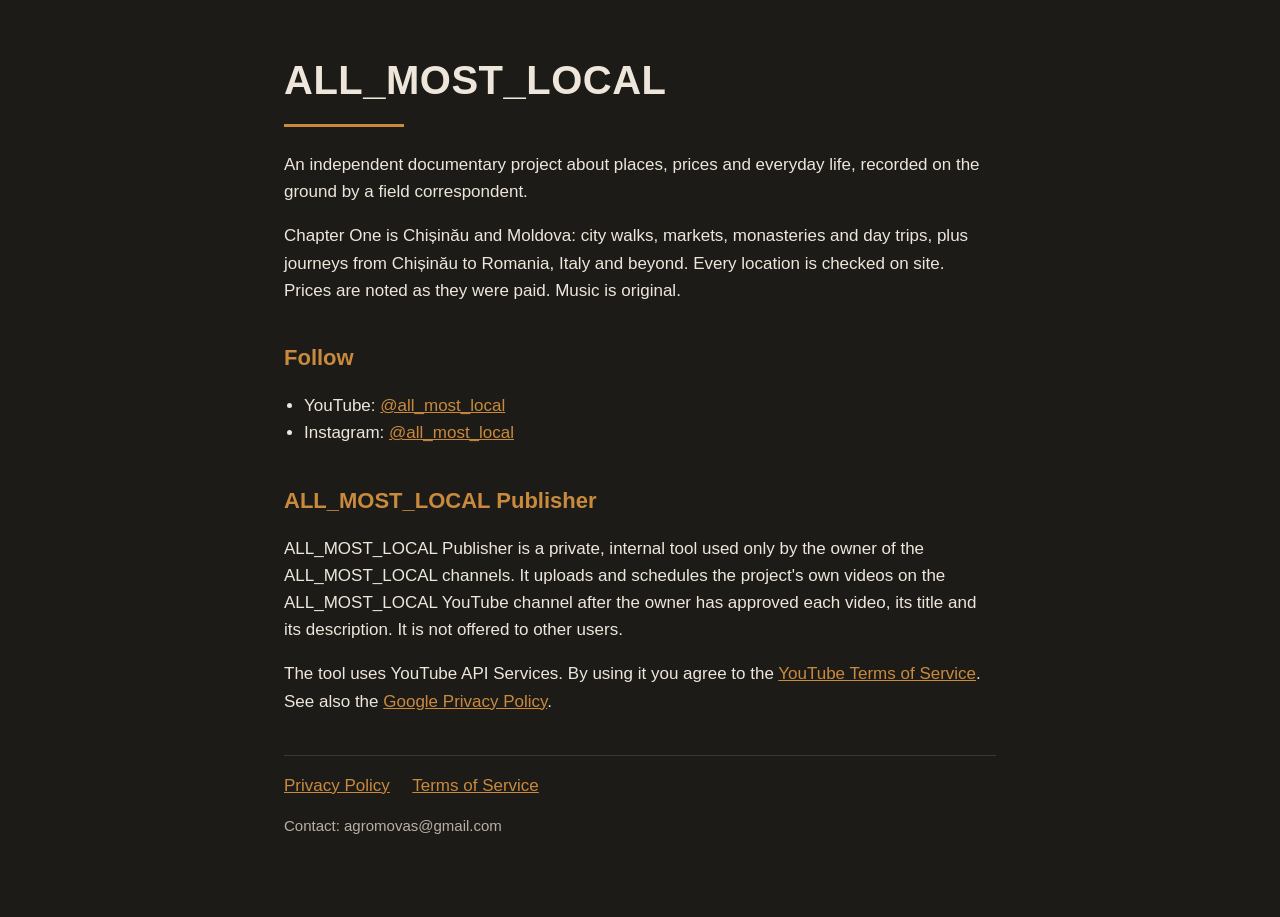
<file: index.html>
<!DOCTYPE html>
<html lang="en">
<head>
<meta charset="utf-8">
<meta name="viewport" content="width=device-width, initial-scale=1">
<title>ALL_MOST_LOCAL</title>
<meta name="description" content="ALL_MOST_LOCAL: an independent documentary project about places, prices and everyday life, recorded on the ground. Chapter One: Chișinău and Moldova.">
<link rel="stylesheet" href="style.css">
</head>
<body>
<main>
<h1>ALL_MOST_LOCAL</h1>
<div class="rule"></div>
<p>An independent documentary project about places, prices and everyday life, recorded on the ground by a field correspondent.</p>
<p>Chapter One is Chișinău and Moldova: city walks, markets, monasteries and day trips, plus journeys from Chișinău to Romania, Italy and beyond. Every location is checked on site. Prices are noted as they were paid. Music is original.</p>

<h2>Follow</h2>
<ul>
<li>YouTube: <a href="https://www.youtube.com/@all_most_local">@all_most_local</a></li>
<li>Instagram: <a href="https://www.instagram.com/all_most_local/">@all_most_local</a></li>
</ul>

<h2>ALL_MOST_LOCAL Publisher</h2>
<p>ALL_MOST_LOCAL Publisher is a private, internal tool used only by the owner of the ALL_MOST_LOCAL channels. It uploads and schedules the project's own videos on the ALL_MOST_LOCAL YouTube channel after the owner has approved each video, its title and its description. It is not offered to other users.</p>
<p>The tool uses YouTube API Services. By using it you agree to the <a href="https://www.youtube.com/t/terms">YouTube Terms of Service</a>. See also the <a href="https://policies.google.com/privacy">Google Privacy Policy</a>.</p>

<nav>
<a href="privacy.html">Privacy Policy</a>
<a href="terms.html">Terms of Service</a>
</nav>
<p class="muted">Contact: agromovas@gmail.com</p>
</main>
</body>
</html>
</file>
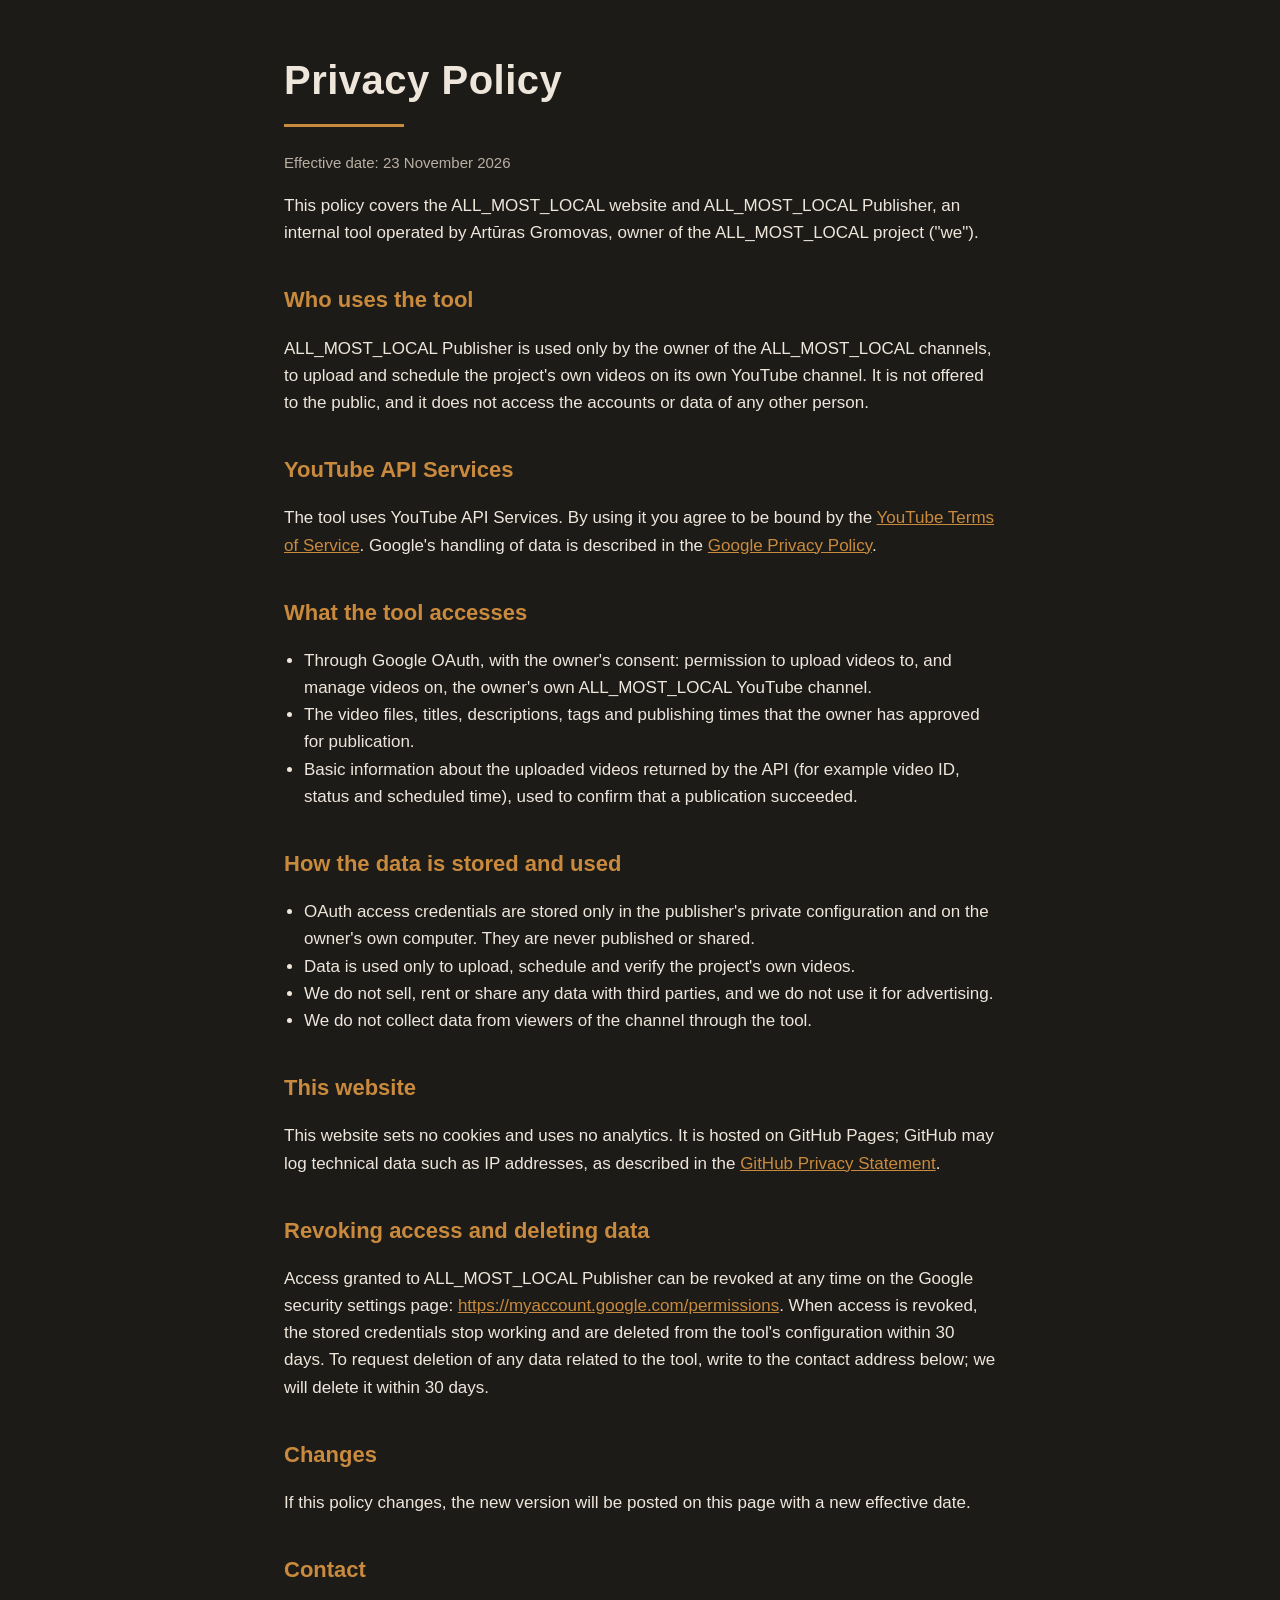
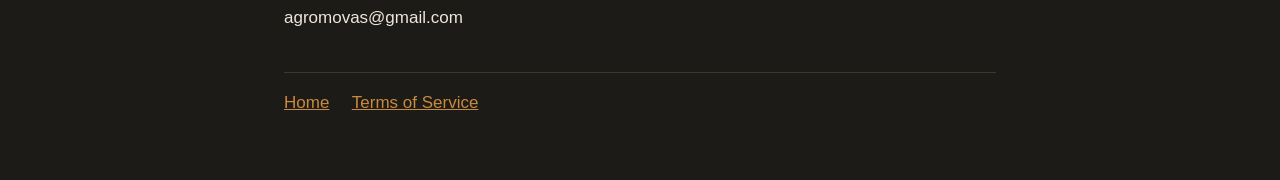
<file: privacy.html>
<!DOCTYPE html>
<html lang="en">
<head>
<meta charset="utf-8">
<meta name="viewport" content="width=device-width, initial-scale=1">
<title>Privacy Policy · ALL_MOST_LOCAL</title>
<link rel="stylesheet" href="style.css">
</head>
<body>
<main>
<h1>Privacy Policy</h1>
<div class="rule"></div>
<p class="muted">Effective date: 23 November 2026</p>

<p>This policy covers the ALL_MOST_LOCAL website and ALL_MOST_LOCAL Publisher, an internal tool operated by Artūras Gromovas, owner of the ALL_MOST_LOCAL project ("we").</p>

<h2>Who uses the tool</h2>
<p>ALL_MOST_LOCAL Publisher is used only by the owner of the ALL_MOST_LOCAL channels, to upload and schedule the project's own videos on its own YouTube channel. It is not offered to the public, and it does not access the accounts or data of any other person.</p>

<h2>YouTube API Services</h2>
<p>The tool uses YouTube API Services. By using it you agree to be bound by the <a href="https://www.youtube.com/t/terms">YouTube Terms of Service</a>. Google's handling of data is described in the <a href="https://policies.google.com/privacy">Google Privacy Policy</a>.</p>

<h2>What the tool accesses</h2>
<ul>
<li>Through Google OAuth, with the owner's consent: permission to upload videos to, and manage videos on, the owner's own ALL_MOST_LOCAL YouTube channel.</li>
<li>The video files, titles, descriptions, tags and publishing times that the owner has approved for publication.</li>
<li>Basic information about the uploaded videos returned by the API (for example video ID, status and scheduled time), used to confirm that a publication succeeded.</li>
</ul>

<h2>How the data is stored and used</h2>
<ul>
<li>OAuth access credentials are stored only in the publisher's private configuration and on the owner's own computer. They are never published or shared.</li>
<li>Data is used only to upload, schedule and verify the project's own videos.</li>
<li>We do not sell, rent or share any data with third parties, and we do not use it for advertising.</li>
<li>We do not collect data from viewers of the channel through the tool.</li>
</ul>

<h2>This website</h2>
<p>This website sets no cookies and uses no analytics. It is hosted on GitHub Pages; GitHub may log technical data such as IP addresses, as described in the <a href="https://docs.github.com/en/site-policy/privacy-policies/github-general-privacy-statement">GitHub Privacy Statement</a>.</p>

<h2>Revoking access and deleting data</h2>
<p>Access granted to ALL_MOST_LOCAL Publisher can be revoked at any time on the Google security settings page: <a href="https://myaccount.google.com/permissions">https://myaccount.google.com/permissions</a>. When access is revoked, the stored credentials stop working and are deleted from the tool's configuration within 30 days. To request deletion of any data related to the tool, write to the contact address below; we will delete it within 30 days.</p>

<h2>Changes</h2>
<p>If this policy changes, the new version will be posted on this page with a new effective date.</p>

<h2>Contact</h2>
<p>agromovas@gmail.com</p>

<nav>
<a href="index.html">Home</a>
<a href="terms.html">Terms of Service</a>
</nav>
</main>
</body>
</html>
</file>
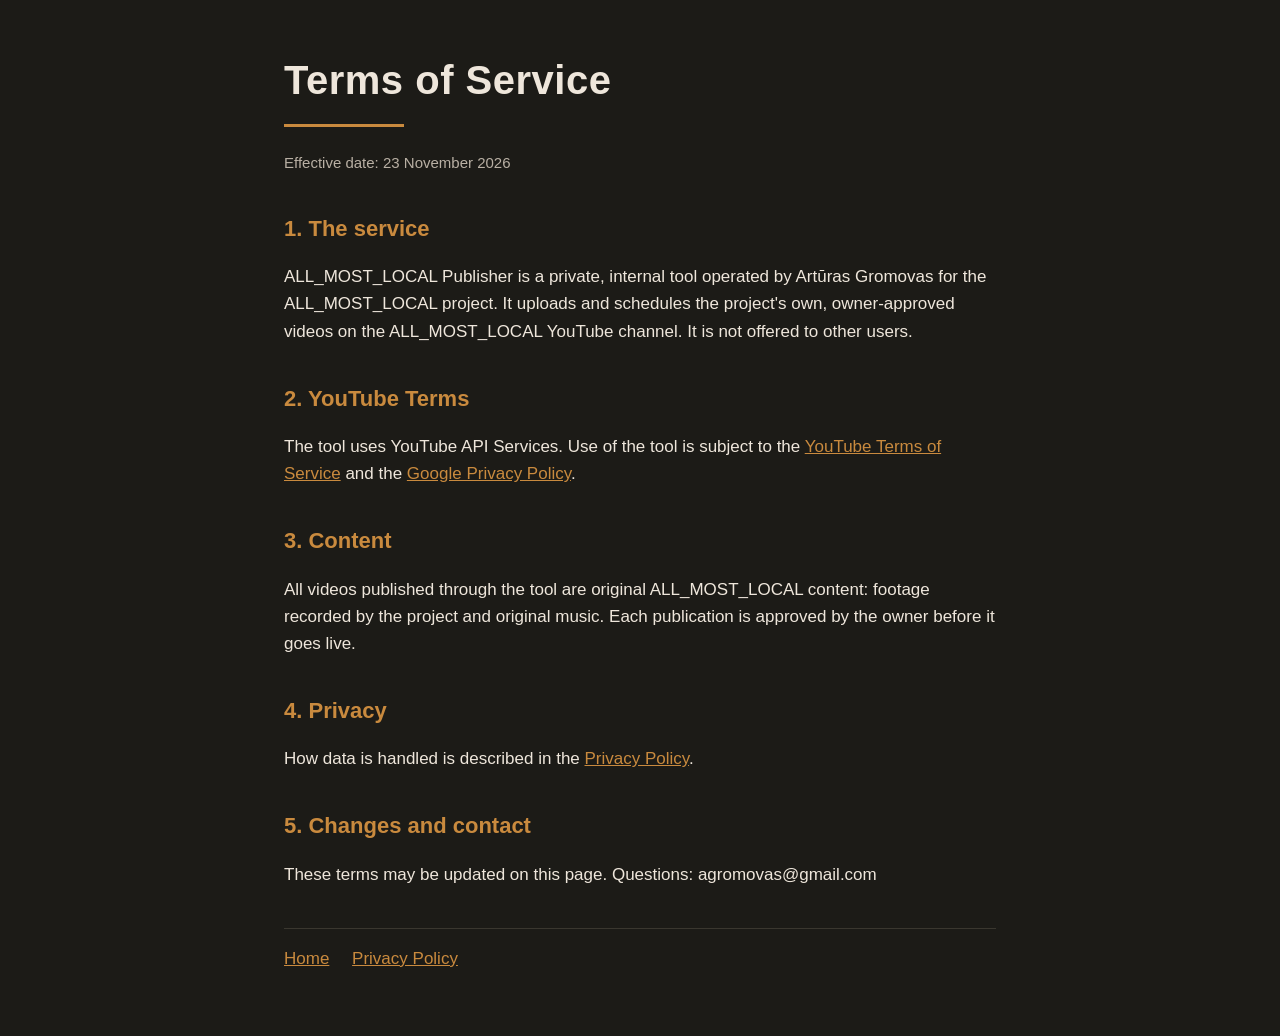
<file: terms.html>
<!DOCTYPE html>
<html lang="en">
<head>
<meta charset="utf-8">
<meta name="viewport" content="width=device-width, initial-scale=1">
<title>Terms of Service · ALL_MOST_LOCAL</title>
<link rel="stylesheet" href="style.css">
</head>
<body>
<main>
<h1>Terms of Service</h1>
<div class="rule"></div>
<p class="muted">Effective date: 23 November 2026</p>

<h2>1. The service</h2>
<p>ALL_MOST_LOCAL Publisher is a private, internal tool operated by Artūras Gromovas for the ALL_MOST_LOCAL project. It uploads and schedules the project's own, owner-approved videos on the ALL_MOST_LOCAL YouTube channel. It is not offered to other users.</p>

<h2>2. YouTube Terms</h2>
<p>The tool uses YouTube API Services. Use of the tool is subject to the <a href="https://www.youtube.com/t/terms">YouTube Terms of Service</a> and the <a href="https://policies.google.com/privacy">Google Privacy Policy</a>.</p>

<h2>3. Content</h2>
<p>All videos published through the tool are original ALL_MOST_LOCAL content: footage recorded by the project and original music. Each publication is approved by the owner before it goes live.</p>

<h2>4. Privacy</h2>
<p>How data is handled is described in the <a href="privacy.html">Privacy Policy</a>.</p>

<h2>5. Changes and contact</h2>
<p>These terms may be updated on this page. Questions: agromovas@gmail.com</p>

<nav>
<a href="index.html">Home</a>
<a href="privacy.html">Privacy Policy</a>
</nav>
</main>
</body>
</html>
</file>
<file: style.css>
:root{--bg:#1c1b17;--gold:#c98a3e;--txt:#eee6db;--muted:#b9b0a4}
*{box-sizing:border-box}
body{margin:0;background:var(--bg);color:var(--txt);font:17px/1.6 Lato,"Segoe UI",Roboto,Helvetica,Arial,sans-serif}
main{max-width:760px;margin:0 auto;padding:48px 24px 64px}
h1{font-size:40px;letter-spacing:.5px;margin:0 0 4px}
h2{font-size:22px;margin:36px 0 8px;color:var(--gold)}
a{color:var(--gold)}
.rule{width:120px;height:3px;background:var(--gold);margin:12px 0 24px}
.muted{color:var(--muted);font-size:15px}
nav{margin-top:40px;border-top:1px solid #3a372f;padding-top:16px}
nav a{margin-right:18px}
ul{padding-left:20px}
</file>
